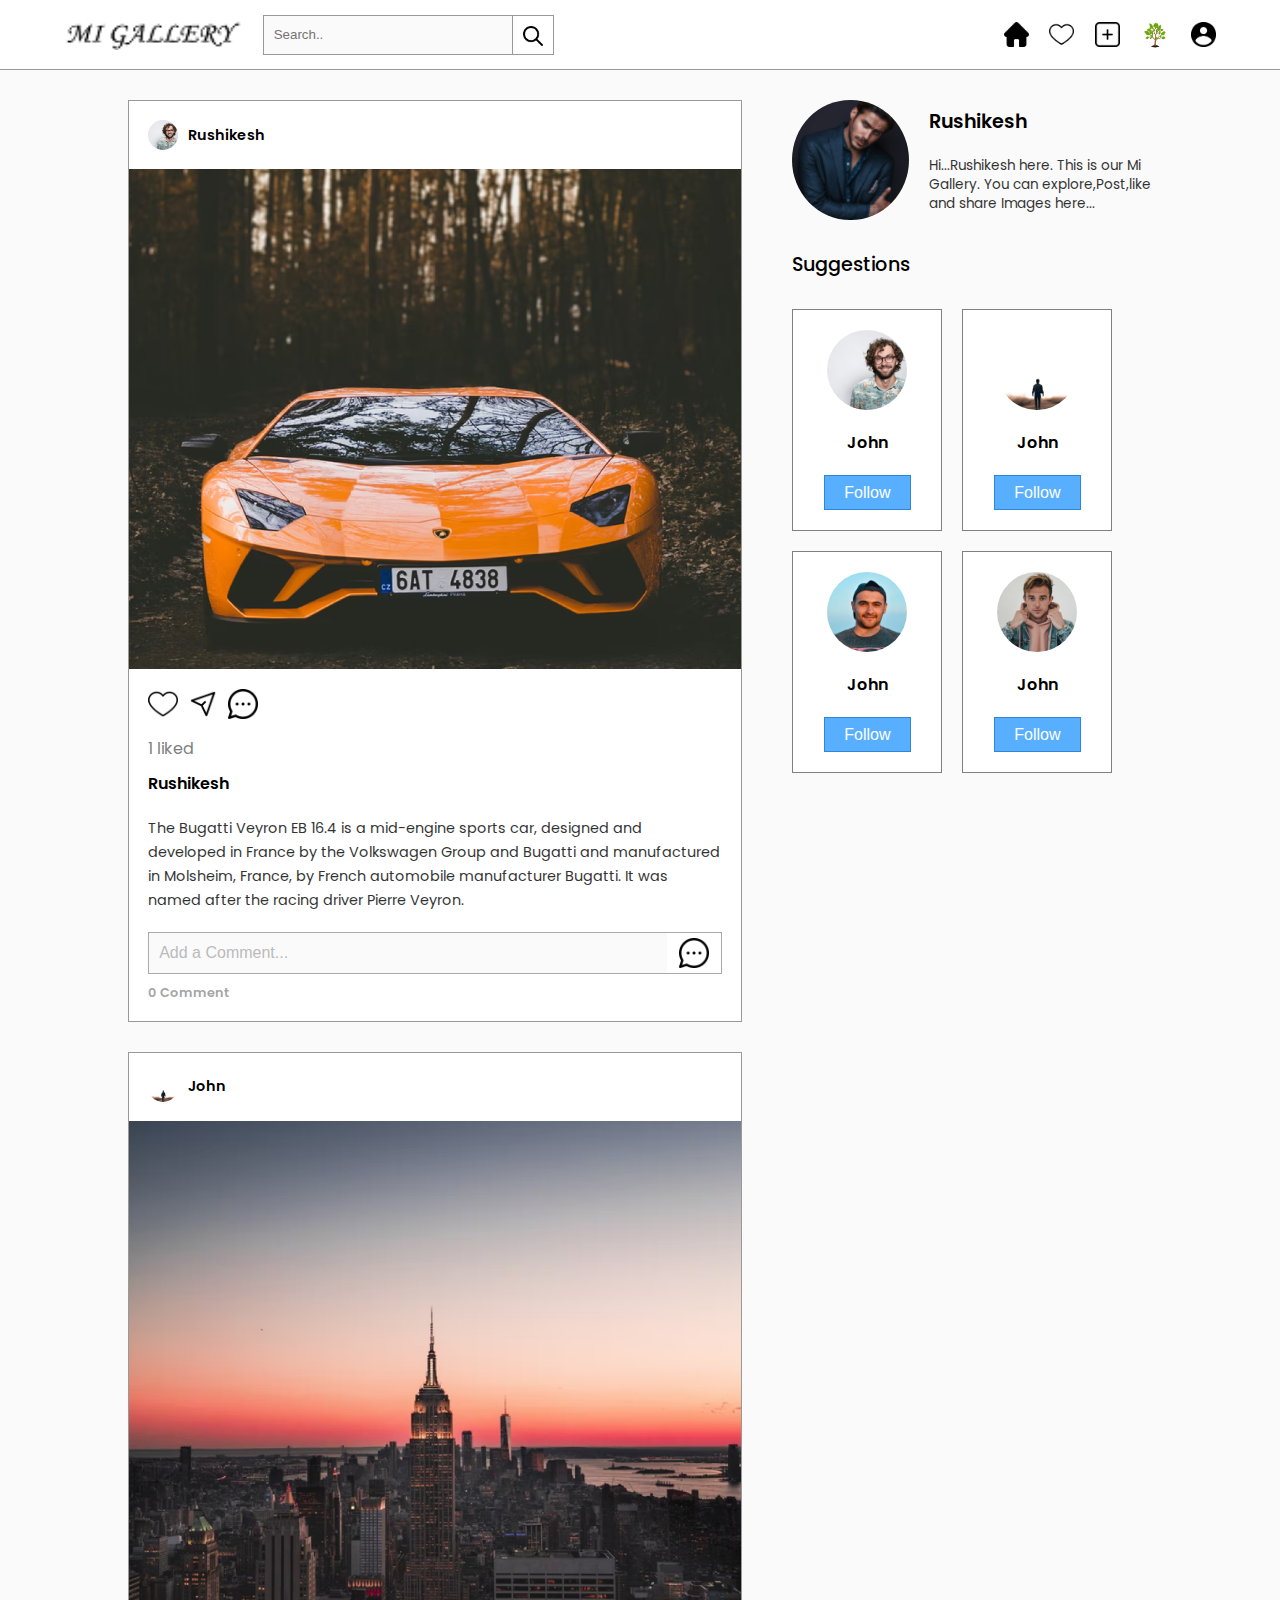
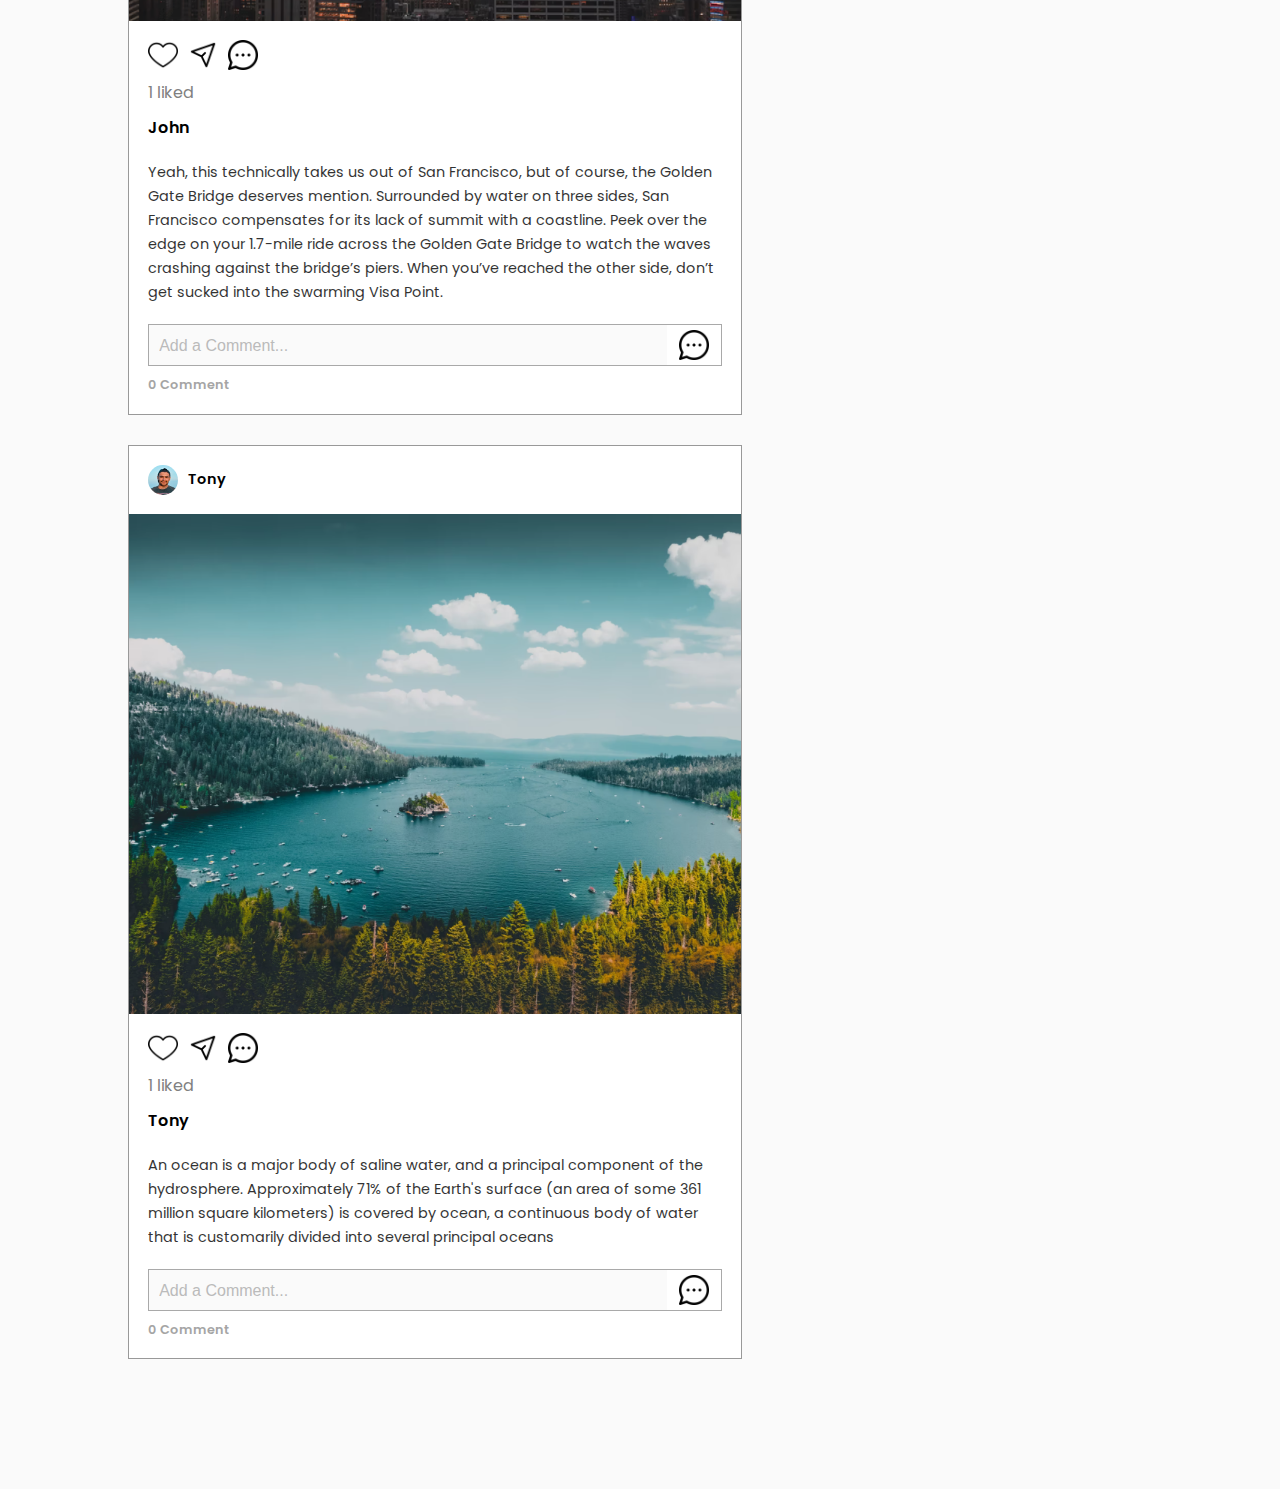
<file: index.html>
<!DOCTYPE html>
<html lang="en">
<head>
    <meta charset="UTF-8">
    <meta http-equiv="X-UA-Compatible" content="IE=edge">
    <meta name="viewport" content="width=device-width, initial-scale=1.0">
    <link href="https://cdn.jsdelivr.net/npm/bootstrap@5.0.2/dist/css/bootstrap.min.css" rel="stylesheet" integrity="sha384-EVSTQN3/azprG1Anm3QDgpJLIm9Nao0Yz1ztcQTwFspd3yD65VohhpuuCOmLASjC" crossorigin="anonymous">
    <script src="https://cdn.jsdelivr.net/npm/bootstrap@5.0.2/dist/js/bootstrap.bundle.min.js" integrity="sha384-MrcW6ZMFYlzcLA8Nl+NtUVF0sA7MsXsP1UyJoMp4YLEuNSfAP+JcXn/tWtIaxVXM" crossorigin="anonymous"></script>
    <link href="https://fonts.googleapis.com/css2?family=Poppins:ital,wght@0,100;0,200;0,300;0,400;0,500;0,600;0,700;0,800;0,900;1,100;1,200;1,300;1,400;1,500;1,600;1,700;1,800;1,900&display=swap" rel="stylesheet">
    <link rel="stylesheet" href="css/style.css">
    <title>Home</title>
    
</head>
<body>
    
    <!-- navbar -->
    <nav class="navbar">
        <img src="images/logo.png" class="logo" alt="">
        <form class="search-box">
            <input type="text" placeholder="search.." name="search-query" id="search-input">
            <button class="search-btn" type="submit"><img src="images/icon/search.png" class="search-icon" alt=""></button>
        </form>
        <!-- <div class="login">
            login
        </div> -->
        <a class="nav-links">
            <a href="index.html" class="nav-links"><img src="images/icon/home-fill.png" class="nav-icon" alt=""></a>
            <div class="activity-log">
                <img src="images/icon/heart-nofill.png" class="nav-icon" alt="">
                <div class="activity-container hide">
                    <div class="activity-card">
                        <img src="images/user1.png" class="user-img" alt="">
                        <p class="activity"><b>Sam</b> liked your post</p>
                        <img src="images/posts/post1.png" class="activity-post" alt="">
                    </div>
                    <div class="activity-card">
                        <img src="images/user2.png" class="user-img" alt="">
                        <p class="activity"><b>John</b> liked your post</p>
                        <img src="images/posts/post1.png" class="activity-post" alt="">
                    </div>
                    <div class="activity-card">
                        <img src="images/user3.png" class="user-img" alt="">
                        <p class="activity"><b>Tony</b> liked your post</p>
                        <img src="images/posts/post1.png" class="activity-post" alt="">
                    </div>
                    <div class="activity-card">
                        <img src="images/user4.png" class="user-img" alt="">
                        <p class="activity"><b>Hulk</b> liked your post</p>
                        <img src="images/posts/post1.png" class="activity-post" alt="">
                    </div>
                </div>
            </div>
            
            <a href="upload.html" class="nav-links"><img src="images/icon/add-nofill.png" class="nav-icon" alt=""></a>
            <a href="user.html" class="nav-links"><img src="images/img.jfif" class="nav-icon user-profile" alt=""></a>
            <a href="login.html" class="nav-links"><img src="images/icon/login.png" class="nav-icon" alt=""></a>
        </div>
    </nav>

    <!-- main section -->
    <section class="main"> 
        <!-- post section -->
        <div class="post-container">
            <div class="post">
                <div class="post-header">
                    <img src="images/user2.png" class="user-icon" alt="">
                    <p class="username">Rushikesh</p>
                </div>
                <div class="post-feed">
                    <div class="post-overlays">
                        <img src="images/icon/red-heart.png" class="like-icon" alt="">
                        <div class="share-window">
                            <h1 class="title"> share this post with others..</h1>
                            <div class="share-link-container">
                                <input type="text" id="share-link" value="https://www.migallery.com/post/236381838382" disabled>
                                <button class="copy-btn"> copy</button>
                            </div>
                        </div>
                    </div>
                    <div class="post-img-container">
                        <img src="images/posts/post1.png" alt="">
                        <img src="images/posts/post2.png" alt="">
                        <img src="images/posts/post3.png" alt="">
                        <img src="images/posts/post4.png" alt="">
                        <img src="images/posts/post5.png" alt="">
                    </div>
                </div>
                <div class="post-detail">
                    <div class="detail-info">
                        <img src="images/icon/heart-nofill.png" class="like-btn" alt="">
                        <img src="images/icon/send-nofill.png" class="send-btn" alt="">
                        <a href="post.html"><img src="images/icon/comment-nofill.png" class="comment-btn" alt=""></a>
                    </div>
                    <span class="likes">1 liked</span>
                    <p class="username">Rushikesh</p>
                    <p class="post-desc">The Bugatti Veyron EB 16.4 is a mid-engine sports car, designed and developed in France by the Volkswagen Group and Bugatti and manufactured in Molsheim, France, by French automobile manufacturer Bugatti. It was named after the racing driver Pierre Veyron.</p>

                    <div class="comment-box">
                        <input type="text" id="comment-input" placeholder="Add a Comment...">
                        <button class="add-comment-btn"><img src="images/icon/comment-nofill.png" alt=""></button>
                    </div>

                    <span class="comment-count">0 Comment</span>
                </div>
            </div>
            <div class="post">
                <div class="post-header">
                    <img src="images/user3.png" class="user-icon" alt="">
                    <p class="username">John</p>
                </div>
                <div class="post-feed">
                    <div class="post-overlays">
                        <img src="images/icon/red-heart.png" class="like-icon" alt="">
                        <div class="share-window">
                            <h1 class="title"> share this post with others..</h1>
                            <div class="share-link-container">
                                <input type="text" id="share-link" value="https://www.migallery.com/post/236381838382" disabled>
                                <button class="copy-btn"> copy</button>
                            </div>
                        </div>
                    </div>
                    <div class="post-img-container">
                        <img src="images/post2.png" alt="">
                    </div>
                </div>
                <div class="post-detail">
                    <div class="detail-info">
                        <img src="images/icon/heart-nofill.png" class="like-btn" alt="">
                        <img src="images/icon/send-nofill.png" class="send-btn" alt="">
                        <img src="images/icon/comment-nofill.png" class="comment-btn" alt="">
                    </div>
                    <span class="likes">1 liked</span>
                    <p class="username">John</p>
                    <p class="post-desc">Yeah, this technically takes us out of San Francisco, but of course, the Golden Gate Bridge deserves mention. Surrounded by water on three sides, San Francisco compensates for its lack of summit with a coastline. Peek over the edge on your 1.7-mile ride across the Golden Gate Bridge to watch the waves crashing against the bridge’s piers. When you’ve reached the other side, don’t get sucked into the swarming Visa Point.</p>

                    <div class="comment-box">
                        <input type="text" id="comment-input" placeholder="Add a Comment...">
                        <button class="add-comment-btn"><img src="images/icon/comment-nofill.png" alt=""></button>
                    </div>

                    <span class="comment-count">0 Comment</span>
                </div>
            </div>
            <div class="post">
                <div class="post-header">
                    <img src="images/user4.png" class="user-icon" alt="">
                    <p class="username">Tony</p>
                </div>
                <div class="post-feed">
                    <div class="post-overlays">
                        <img src="images/icon/red-heart.png" class="like-icon" alt="">
                        <div class="share-window">
                            <h1 class="title"> share this post with others..</h1>
                            <div class="share-link-container">
                                <input type="text" id="share-link" value="https://www.migallery.com/post/236381838382" disabled>
                                <button class="copy-btn"> copy</button>
                            </div>
                        </div>
                    </div>
                    <div class="post-img-container">
                        <img src="images/post3.png" alt="">
                    </div>
                </div>
                <div class="post-detail">
                    <div class="detail-info">
                        <img src="images/icon/heart-nofill.png" class="like-btn" alt="">
                        <img src="images/icon/send-nofill.png" class="send-btn" alt="">
                        <img src="images/icon/comment-nofill.png" class="comment-btn" alt="">
                    </div>
                    <span class="likes">1 liked</span>
                    <p class="username">Tony</p>
                    <p class="post-desc">An ocean is a major body of saline water, and a principal component of the hydrosphere. Approximately 71% of the Earth's surface (an area of some 361 million square kilometers) is covered by ocean, a continuous body of water that is customarily divided into several principal oceans</p>

                    <div class="comment-box">
                        <input type="text" id="comment-input" placeholder="Add a Comment...">
                        <button class="add-comment-btn"><img src="images/icon/comment-nofill.png" alt=""></button>
                    </div>

                    <span class="comment-count">0 Comment</span>
                </div>
            </div>
        </div>

        <!-- right section -->
        <div class="user-about-section">
            <div class="user-info">
                <img src="images/user1.png" class="user-dp" alt="">
                <div class="info-container">
                    <h1 class="name">Rushikesh</h1>
                    <p>Hi...Rushikesh here. This is our Mi Gallery. You can explore,Post,like and share Images here...</p>
                </div>
            </div>
            <h1 class="suggestion-heading">Suggestions</h1>
            <div class="suggestion-container">
                <div class="user-card">
                    <img src="images/user2.png" class="user-dp" alt="">
                    <p class="username">John</p>
                    <button class="follow-btn">follow</button>
                </div>
                <div class="user-card">
                    <img src="images/user3.png" class="user-dp" alt="">
                    <p class="username">John</p>
                    <button class="follow-btn">follow</button>
                </div>
                <div class="user-card">
                    <img src="images/user4.png" class="user-dp" alt="">
                    <p class="username">John</p>
                    <button class="follow-btn">follow</button>
                </div>
                <div class="user-card">
                    <img src="images/user5.png" class="user-dp" alt="">
                    <p class="username">John</p>
                    <button class="follow-btn">follow</button>
                </div>
            </div>
        </div>
    </section>
    <script src="js/post.js"></script>
</body>
</html>
</file>
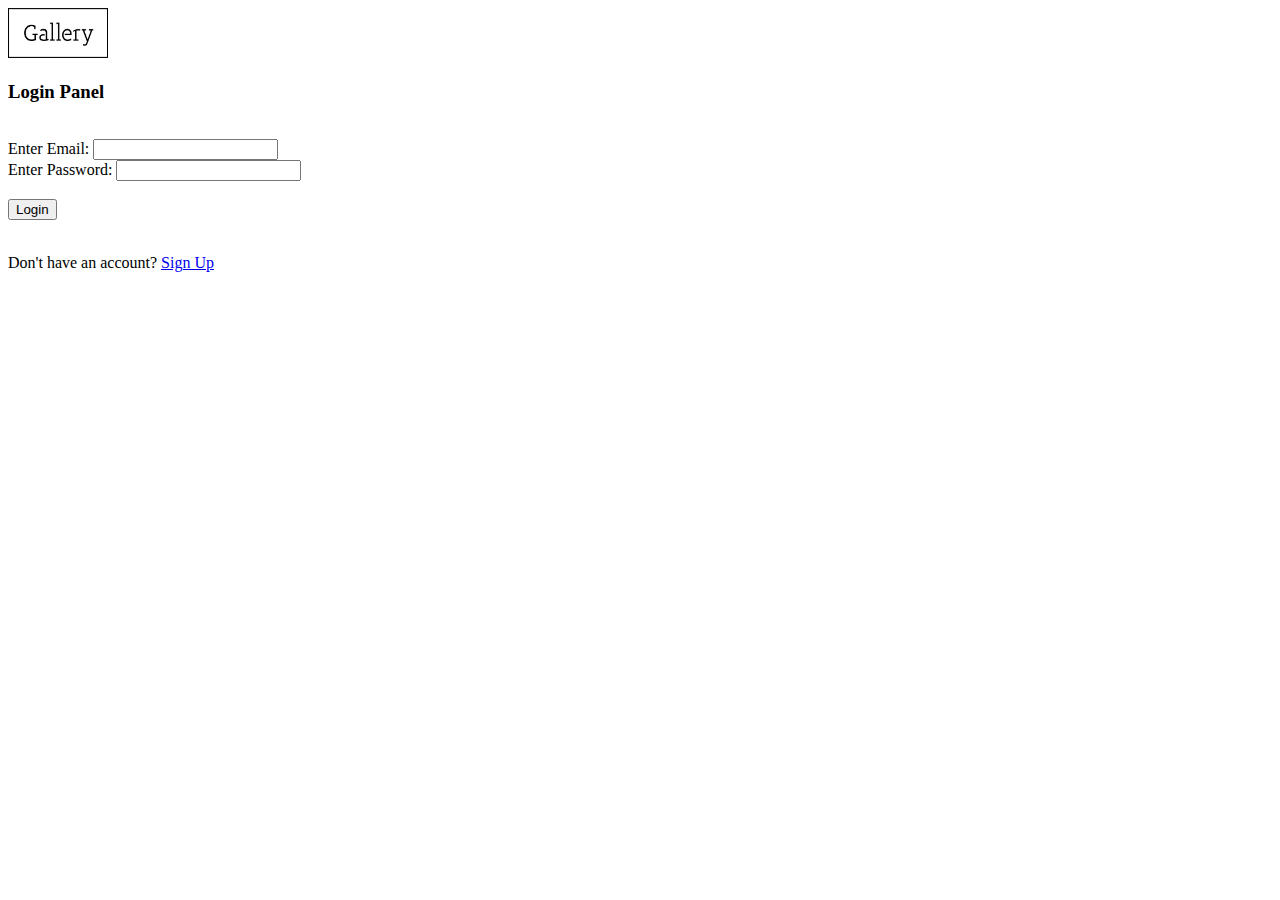
<file: login.html>
<!DOCTYPE html>
<html lang="en">
<head>
    <meta charset="UTF-8">
    <meta http-equiv="X-UA-Compatible" content="IE=edge">
    <meta name="viewport" content="width=device-width, initial-scale=1.0">
    <link href="https://cdn.jsdelivr.net/npm/bootstrap@5.0.2/dist/css/bootstrap.min.css" rel="stylesheet" integrity="sha384-EVSTQN3/azprG1Anm3QDgpJLIm9Nao0Yz1ztcQTwFspd3yD65VohhpuuCOmLASjC" crossorigin="anonymous">
    <script src="https://cdn.jsdelivr.net/npm/bootstrap@5.0.2/dist/js/bootstrap.bundle.min.js" integrity="sha384-MrcW6ZMFYlzcLA8Nl+NtUVF0sA7MsXsP1UyJoMp4YLEuNSfAP+JcXn/tWtIaxVXM" crossorigin="anonymous"></script>
    <title>Login Page</title>
    <style>
        .bg-success{
            background: white;
        }
        .container{
            background: white;
            width: 500px;
            height: 500px
        }
        .img{
            height: 50px;
            width: 100px;
            justify-content: center;
        }
    </style>
</head>
<body class="bg-success">
    <div class="container">
        <img src="images/logo_1.png" class="img" alt="">

        <h3 >Login Panel</h3>

        <div class="col-md-8 col-md-offset-2">
            <br/>
            Enter Email:
            <input type="text" class="form-control" name="" id="email"><br/>
            Enter Password:
            <input type="password" class="form-control" name="" id="pass"><br/>
            <br/>
            <button type="button" onclick="login()" class="form-control btn btn-primary">Login</button><br/>
            <br/>
            <div class="goto">
                <p>Don't have an account? <a href="./signup.html">Sign Up</a></p>
              </div>
        </div>
    </div>
    
    <script>
        function login(){
            var email = document.getElementById("email").value;
            var pass = document.getElementById("pass").value;

            var email1 = localStorage.getItem("email1");
            var pass1 = localStorage.getItem("pass1");

            if(email==email1 && pass==pass1){
                window.location.href="index.html";
            }else{
                alert("email or password is wrong");
            }
        }
    </script>
</body>
</html>
</file>
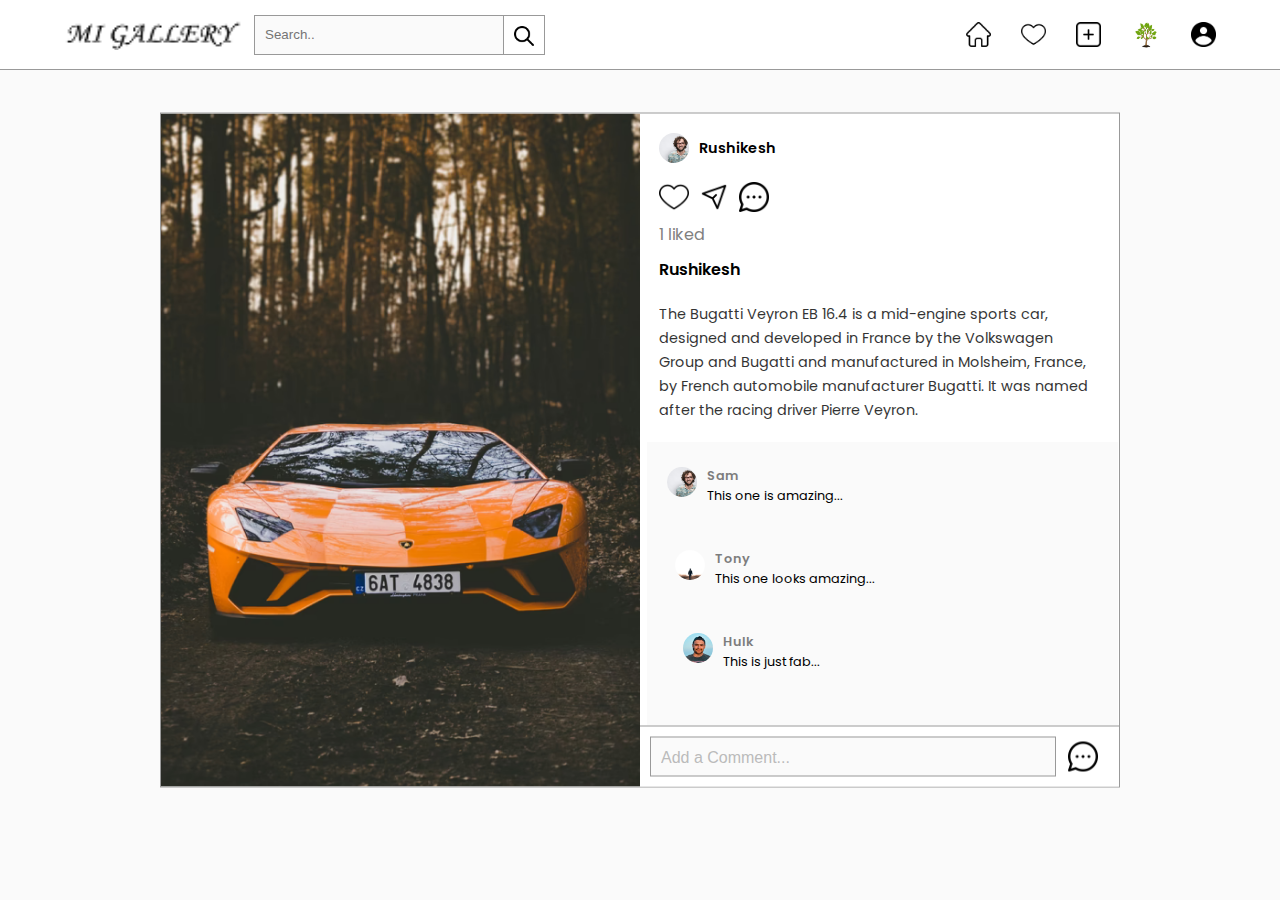
<file: post.html>
<!DOCTYPE html>
<html lang="en">
<head>
    <meta charset="UTF-8">
    <meta http-equiv="X-UA-Compatible" content="IE=edge">
    <meta name="viewport" content="width=device-width, initial-scale=1.0">
    <link href="https://cdn.jsdelivr.net/npm/bootstrap@5.0.2/dist/css/bootstrap.min.css" rel="stylesheet" integrity="sha384-EVSTQN3/azprG1Anm3QDgpJLIm9Nao0Yz1ztcQTwFspd3yD65VohhpuuCOmLASjC" crossorigin="anonymous">
    <script src="https://cdn.jsdelivr.net/npm/bootstrap@5.0.2/dist/js/bootstrap.bundle.min.js" integrity="sha384-MrcW6ZMFYlzcLA8Nl+NtUVF0sA7MsXsP1UyJoMp4YLEuNSfAP+JcXn/tWtIaxVXM" crossorigin="anonymous"></script>
    <link href="https://fonts.googleapis.com/css2?family=Poppins:ital,wght@0,100;0,200;0,300;0,400;0,500;0,600;0,700;0,800;0,900;1,100;1,200;1,300;1,400;1,500;1,600;1,700;1,800;1,900&display=swap" rel="stylesheet">
    <link rel="stylesheet" href="../css/style.css">
    <link rel="stylesheet" href="../css/post.css">

    <title>Posts</title>
</head>
<body>
    
    <!-- navbar -->
    <nav class="navbar">
        <img src="../images/logo.png" class="logo" alt="">
        <form class="search-box">
            <input type="text" placeholder="search.." name="search-query" id="search-input">
            <button class="search-btn" type="submit"><img src="../images/icon/search.png" class="search-icon" alt=""></button>
        </form>
        
        <div class="nav-links">
            <a href="index.html" class="nav-links"><img src="../images/icon/home-nofill.png" class="nav-icon" alt=""></a>
            <div class="activity-log">
                <img src="../images/icon/heart-nofill.png" class="nav-icon" alt="">
                <div class="activity-container hide">
                    <div class="activity-card">
                        <img src="../images/user1.png" class="user-img" alt="">
                        <p class="activity"><b>Sam</b>liked your post</p>
                        <img src="../images/posts/post1.png" class="activity-post" alt="">
                    </div>
                    <div class="activity-card">
                        <img src="../images/user2.png" class="user-img" alt="">
                        <p class="activity"><b>John</b> liked your post</p>
                        <img src="../images/posts/post1.png" class="activity-post" alt="">
                    </div>
                    <div class="activity-card">
                        <img src="../images/user3.png" class="user-img" alt="">
                        <p class="activity"><b>Tony</b> liked your post</p>
                        <img src="../images/posts/post1.png" class="activity-post" alt="">
                    </div>
                    <div class="activity-card">
                        <img src="../images/user4.png" class="user-img" alt="">
                        <p class="activity"><b>Hulk</b> liked your post</p>
                        <img src="../images/posts/post1.png" class="activity-post" alt="">
                    </div>
                </div>
            </div>
            
            <a href="upload.html" class="nav-links"><img src="../images/icon/add-nofill.png" class="nav-icon" alt=""></a>
            <a href="user.html" class="nav-links"><img src="../images/img.jfif" class="nav-icon user-profile" alt=""></a>
            <a href="login.html" class="nav-links"><img src="images/icon/login.png" class="nav-icon" alt=""></a>
        </div>
    </nav>

    <div class="post">
       
        <div class="post-feed">
            <div class="post-overlays">
                <img src="../images/icon/red-heart.png" class="like-icon" alt="">
                <div class="share-window">
                    <h1 class="title"> share this post with others..</h1>
                    <div class="share-link-container">
                        <input type="text" id="share-link" value="https://www.migallery.com/post/236381838382" disabled>
                        <button class="copy-btn"> copy</button>
                    </div>
                </div>
            </div>
            <div class="post-img-container">
                <img src="../images/posts/post1.png" alt="">
                <img src="../images/posts/post2.png" alt="">
                <img src="../images/posts/post3.png" alt="">
                <img src="../images/posts/post4.png" alt="">
                <img src="../images/posts/post5.png" alt="">
            </div>
        </div>
        
        <div class="feed">
            <div class="post-header">
                <img src="../images/user2.png" class="user-icon" alt="">
                <p class="username">Rushikesh</p>
            </div>
            <div class="post-detail">
                <div class="detail-info">
                    <img src="../images/icon/heart-nofill.png" class="like-btn" alt="">
                    <img src="../images/icon/send-nofill.png" class="send-btn" alt="">
                    <img src="../images/icon/comment-nofill.png" class="comment-btn" alt="">
                </div>
                <span class="likes">1 liked</span>
                <p class="username">Rushikesh</p>
                <p class="post-desc">The Bugatti Veyron EB 16.4 is a mid-engine sports car, designed and developed in France by the Volkswagen Group and Bugatti and manufactured in Molsheim, France, by French automobile manufacturer Bugatti. It was named after the racing driver Pierre Veyron.</p>
    
                <div class="comments-container">
                    <div class="comment-card">
                        <img src="../images/user2.png" class="user-dp" alt="">
                        <div class="comment-body">
                            <span class="username">Sam</span>
                            <p class="comment">This one is amazing...</p>
                        </div>
                    </div>
                    <div class="comments-container">
                        <div class="comment-card">
                            <img src="../images/user3.png" class="user-dp" alt="">
                            <div class="comment-body">
                                <span class="username">Tony</span>
                                <p class="comment">This one looks amazing...</p>
                            </div>
                        </div>
                    <div class="comments-container">
                        <div class="comment-card">
                            <img src="../images/user4.png" class="user-dp" alt="">
                            <div class="comment-body">
                                <span class="username">Hulk</span>
                                <p class="comment">This is just fab...</p>
                            </div>
                        </div>
                </div>

                <div class="comment-box">
                    <input type="text" id="comment-input" placeholder="Add a Comment...">
                    <button class="add-comment-btn"><img src="../images/icon/comment-nofill.png" alt=""></button>
                </div>
    
        </div>
    </div>

    <script src="../js/post.js"></script>
</body>
</html>
</file>
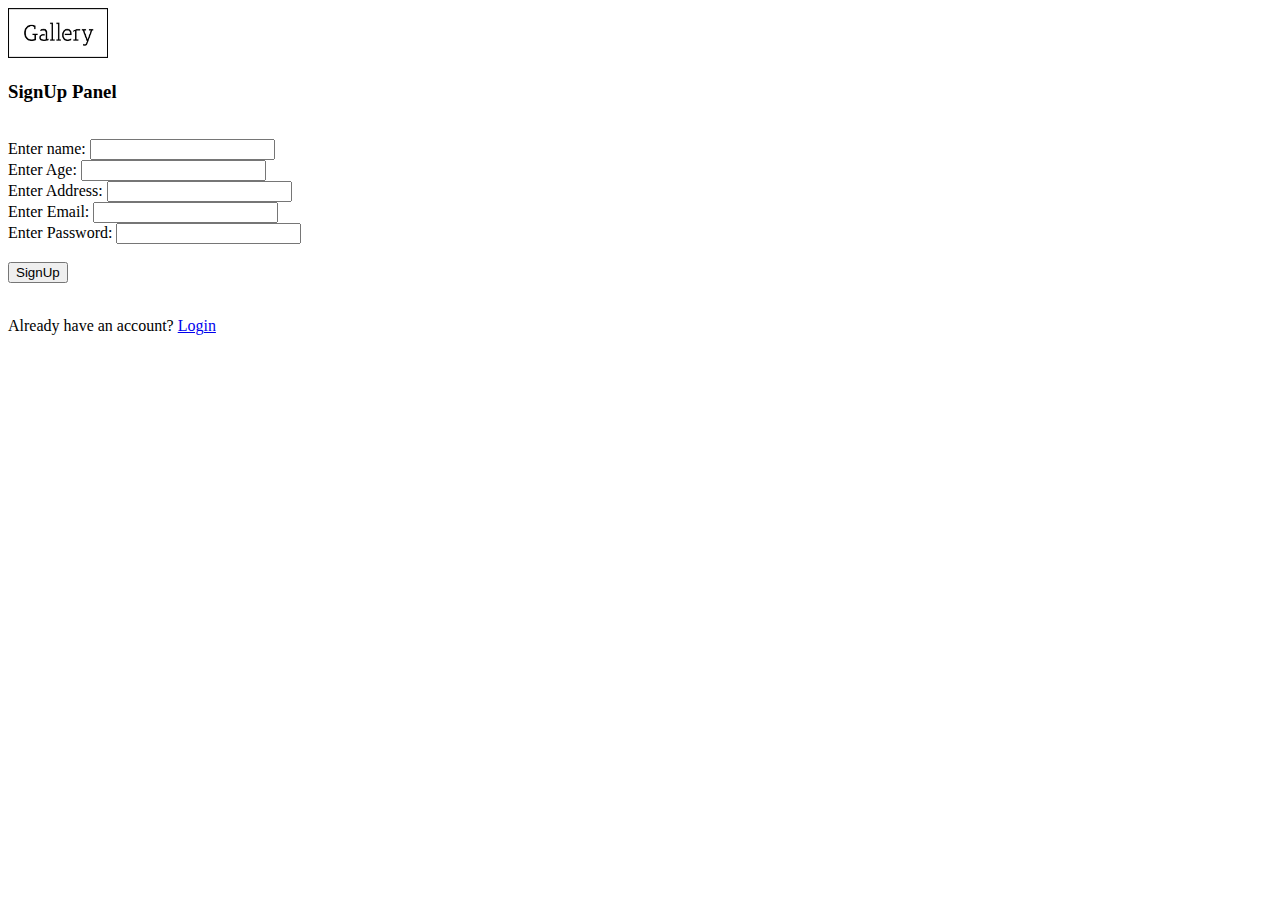
<file: signup.html>
<!DOCTYPE html>
<html lang="en">
<head>
    <meta charset="UTF-8">
    <meta http-equiv="X-UA-Compatible" content="IE=edge">
    <meta name="viewport" content="width=device-width, initial-scale=1.0">
    <link href="https://cdn.jsdelivr.net/npm/bootstrap@5.0.2/dist/css/bootstrap.min.css" rel="stylesheet" integrity="sha384-EVSTQN3/azprG1Anm3QDgpJLIm9Nao0Yz1ztcQTwFspd3yD65VohhpuuCOmLASjC" crossorigin="anonymous">
    <script src="https://cdn.jsdelivr.net/npm/bootstrap@5.0.2/dist/js/bootstrap.bundle.min.js" integrity="sha384-MrcW6ZMFYlzcLA8Nl+NtUVF0sA7MsXsP1UyJoMp4YLEuNSfAP+JcXn/tWtIaxVXM" crossorigin="anonymous"></script>
    <title>Signup</title>
    <style>
        .container{
            background: white;
            height: 700px;
            width: 500px;
        }
        .img{
            height: 50px;
            width: 100px;
        }
    </style>
</head>
<body class="bg-success">
    <div class="container">
        <img src="images/logo_1.png" class="img" alt="">
        <h3 class="text-centre">SignUp Panel</h3>

        <div class="col-md-8 col-md-offset-2">
            <br />
            Enter name:
            <input type="text" class="form-control" name="" id="name"><br/>
            
            Enter Age:
            <input type="text" class="form-control" name="" id="age"><br/>
            
            Enter Address:
            <input type="text" class="form-control" name="" id="address"><br/>
           
            Enter Email:
            <input type="text" class="form-control" name="" id="email"><br/>
           
            Enter Password:
            <input type="password" class="form-control" name="" id="pass"><br/>
            <br/>
            <button type="button" onclick="signup()" class="form-control btn btn-primary">SignUp</button>
        </div>
        <br />
        <div class="goto">
            <p>Already have an account? <a href="./login.html">Login</a></p>
          </div>
    </div>

    <script>
        function signup(){
            var name = document.getElementById("name").value;
            var age = document.getElementById("age").value;
            var address = document.getElementById("address").value;
            var email = document.getElementById("email").value;
            var pass = document.getElementById("pass").value;

            localStorage.setItem("name1",name);
            localStorage.setItem("age1",age);
            localStorage.setItem("address1",address);
            localStorage.setItem("email1",email);
            localStorage.setItem("pass1",pass);


        }
    </script>
</body>
</html>
</file>
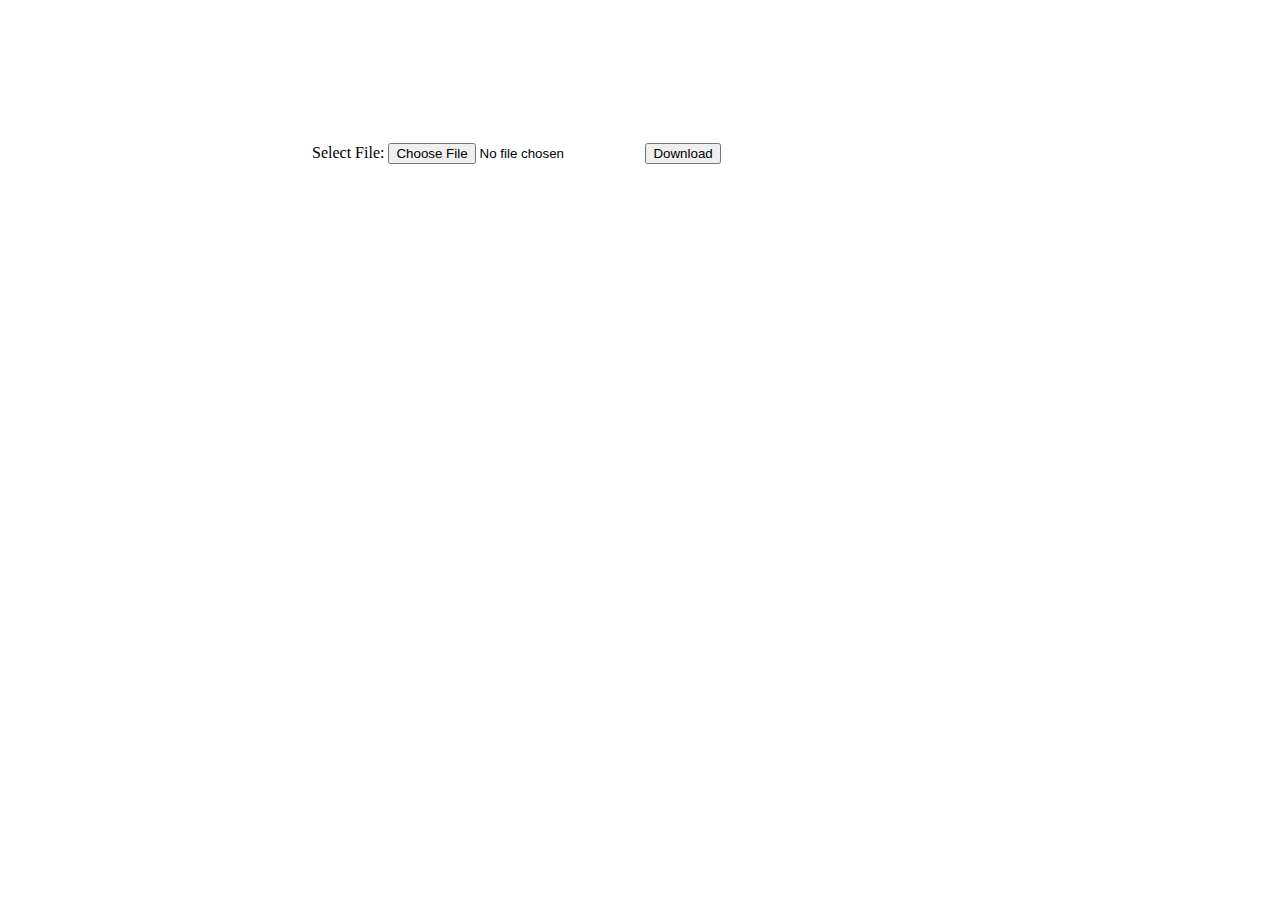
<file: upload.html>
<!DOCTYPE html>
<html lang="en">
<head>
    <meta charset="UTF-8">
    <meta http-equiv="X-UA-Compatible" content="IE=edge">
    <meta name="viewport" content="width=device-width, initial-scale=1.0">
    <link href="https://cdn.jsdelivr.net/npm/bootstrap@5.0.2/dist/css/bootstrap.min.css" rel="stylesheet" integrity="sha384-EVSTQN3/azprG1Anm3QDgpJLIm9Nao0Yz1ztcQTwFspd3yD65VohhpuuCOmLASjC" crossorigin="anonymous">
    <script src="https://cdn.jsdelivr.net/npm/bootstrap@5.0.2/dist/js/bootstrap.bundle.min.js" integrity="sha384-MrcW6ZMFYlzcLA8Nl+NtUVF0sA7MsXsP1UyJoMp4YLEuNSfAP+JcXn/tWtIaxVXM" crossorigin="anonymous"></script>
    <title>Image Download</title>
</head>
<body>
    <canvas id="canvas"></canvas>
    <label for="uploader">Select File:</label>
    <input type="file" id="uploader" />
    <button>Download</button>

    <script>
        const canvas = document.getElementById('canvas');
        const ctx = canvas.getContext('2d');

        const reader = new FileReader();
        const img = new Image();

        const uploadImage = (e) =>{
            reader.onload = () => {
                img.onload = () => {
                    canvas.width = img.width;
                    canvas.height = img.height;
                    ctx.drawImage(img, 50 ,50);
                };
                img.src = reader.result;
            };
            reader.readAsDataURL(e.target.files[0]);
        };
        const imageLoader = document.getElementById("uploader");
        imageLoader.addEventListener("change", uploadImage);

        function download(){
            const image = canvas.toDataURL();
            const link = document.createElement('a');
            link.href = image;
            link.download = 'image.png';
            link.click();
        }

        document.querySelector('button').addEventListener('click', download);

    </script>
</body>
</html>
</file>
<file: css/style.css>
*{
    margin: 0;
    padding: 0;
    box-sizing: border-box;
}

body{
    width: 100%;
    position: relative;
    font-family: 'poppins', sans-serif;
    background: #fafafa;
}

.navbar{
    width: 100%;
    height: 70px;
    position: fixed;
    top: 0;
    left: 0;
    z-index: 9;
    background: #fff;
    border-bottom: 1px solid #999;
    padding: 10px 5vw;
    display: flex;
    align-items: center;
    justify-content: space-between;
}

.logo{
    height: 30px;
}

.login{
    gap: 20px;
} 

.search-box{
    width: 700px;
    height: 40px;
    display: flex;
}

#search-input{
    width: 250px;
    height: 100%;
    background-color: #fafafa;
    border: 1px solid #999;
    padding: 10px;
    text-transform: capitalize;
}

.search-btn{
    background: #fff;
    cursor: pointer;
    border: 1px solid #999;
    padding: 10px;
    border-left: none;
}

.search-icon{
    width: 20px;
    height: 20px;
}

.nav-links{
    display: flex;
    align-items: center;
    gap: 30px;
}

.nav-icon{
    width: 25px;
    height: 25px;
}

.user-profile{
    width: 30px;
    height: 30px;
    border-radius: 50%;
}

.activity-log{
    position: relative;
    height: 25px;

}

.activity-container{
    width: 350px;
    height: auto;
    max-height: 300px;
    position: absolute;
    top: 200%;
    right: 0;
    background: #fff;
    border: 1px solid #999;
}

.activity-card{
    width: 100%;
    display: flex;
    justify-content: space-between;
    align-items: center;
    padding: 10px;
    padding-bottom: 0;
    margin-bottom: 10px;
    cursor: pointer;
}

.activity-card:hover{
    background: #fafafa;
}

/* it will hide the activity container */
.activity-container.hide{
    pointer-events: none;
    opacity: 0;
}

.user-img{
    width: 50px;
    height: 50px;
    border-radius: 50%;
}

.activity{
    width: 200px;
    font-size: 1rem;
}

.activity-post{
    width: 50px;
    height: 50px;
    object-fit: cover;
}

/* main section */

.main{
    width: 100%;
    position: relative;
    margin-top: 100px;
    display: flex;
    padding: 0 10vw 100px;
    gap: 50px;
}

/* post section */

.post-container{
    width: 60%;
}

.post{
    width: 100%;
    border: 1px solid #999;
    background: #fff;
    margin-bottom: 30px;
}

.post-header{
    display: flex;
    align-items: center;
    padding: 1.2rem;
    gap: 10px;
}

.post-header .user-icon{
    width: 30px;
    height: 30px;
    border-radius: 50%;
}

.post-header .username{
    font-size: 0.9rem;
    font-weight: 600;
}

.post-feed{
    width: 100%;
    height: 500px;
    position: relative;
}

.post-img-container{
    width: 100%;
    height: 100%;
    display: flex;
    overflow: hidden;
}

.post-img-container img{
    min-width: 100%;
    height: 100%;
    object-fit: cover;
    transition: 0.5s;
}

.post-detail{
    padding: 1.2rem;
}

.detail-info{
    display: flex;
    gap: 10px;
}

.detail-info img{
    width: 30px;
    height: 30px;
    cursor: pointer;
}

.likes{
    color: grey;
    display: flex;
    margin: 10px 0;
}

.post .username{
    font-weight: 600;
}

.post-desc{
    margin: 20px 0;
    font-size: 0.9rem;
    line-height: 1.5rem;
    opacity: 0.8;
}

.comment-box{
    width: 100%;
    height: 42px;
    display: flex;
    border: 1px solid darkgray;
}

#comment-input{
    width: 100%;
    height: 40px;
    background: #fafafa;
    border: none;
    padding: 10px;
    line-height: 45px;
    z-index: 2;
    font-size: 1rem;
}

#comment-input::placeholder{
    color: #bbb;
}

#comment-input:focus{
    outline: 1px solid yellowgreen;
}

.add-comment-btn{
    display: flex;
    justify-content: center;
    align-items: center;
    width: 60px;
    height: 40px;
    cursor: pointer;
    border: none;
    outline: none;
    background: #fff;
}

.add-comment-btn img{
    width: 30px;
    height: 30px;
}

.comment-count{
    font-weight: 600;
    color: gray;
    font-size: 0.8rem;
    display: flex;
    margin-top: 10px;
    opacity: 0.7;
}

.post-overlays{
    position: absolute;
    width: 100%;
    height: 100%;
    display: flex;
    align-items: center;
    justify-content: center;
    pointer-events: none;
}

.like-icon{
    width: 200px;
    opacity: 0;
    transition: 0.5s;
}

.like-icon.show{
    opacity: 1;
    animation: popup 2s forwards 1;
}

@keyframes popup{
    0%{
        transform: scale(0);
    }
    20%{
        transform: scale(1.1);
    }
    60%{
        transform: scale(0.9);
    }
    80%{
        transform: scale(0.95);
    }
    100%{
        transform: scale(1);
    }
}

.share-window{
    position: absolute;
    top: 50%;
    left: 50%;
    transform: translate(-50%, -50%);
    background: #fff;
    padding: 20px;
    width: 70%;
    transition: 0.5s;
    opacity: 0;
}

.share-window.active{
    opacity: 1;
    pointer-events: all;
}

.share-window .title{
    font-size: 1rem;
    font-weight: 500;
    text-transform: capitalize;
    margin-bottom: 20px;
}

.share-link-container{
    width: 100%;
    display: flex;
    border: 1px solid #999;
}

#share-link{
    height: 40px;
    padding: 10px;
    background: #fafafa;
    border: none;
    color: #999;
    width: 100%;
}

.copy-btn{
    background: burlywood;
    border: none;
    outline: none;
    cursor: pointer;
    color: burlywood;
    text-transform: capitalize;
    width: 100px;
}

/* right section */

.user-about-section{
    width: 40%;
    height: 100%;
    position: relative;
}

.user-info{
    width: 100%;
    display: flex;
    align-items: center;
    gap: 20px;
}

.user-dp{
    width: 120px;
    height: 120px;
    border-radius: 50%;
}

.name{
    font-size: 1.2rem;
    font-weight: 600;
    margin-bottom: 20px;
}

.info-container p{
    font-size: 0.85rem;
    line-height: 1.2rem;
    opacity: 0.8;
}

.suggestion-heading{
    font-weight: 500;
    font-size: 1.2rem;
    margin: 30px 0;
    text-transform: capitalize;
}

.suggestion-container{
    width: 100%;
    display: flex;
    flex-wrap: wrap;
    gap: 20px;
}

.user-card{
    min-width: 150px;
    background: #fff;
    padding: 20px;
    border: 1px solid grey;
}

.user-card .user-dp{
    width: 80px;
    height: 80px;
    display: block;
    margin: auto;
}

.user-card .username{
    text-align: center;
    font-size: 1rem;
    font-weight: 600;
    margin: 20px 0;
    text-transform: capitalize;
}

.follow-btn{
    display: block;
    margin: auto;
    width: 80%;
    height: 35px;
    background: #59afff;
    color: #fff;
    font-size: 1rem;
    text-transform: capitalize;
    border: 1px solid #3086d6;
    cursor: pointer;
}
</file>
<file: css/post.css>
.post{
    position: fixed;
    top: 50%;
    left: 50%;
    transform: translate(-50%, -50%);
    width: 75%;
    height: 75vh;
    display: flex;
}

.post-feed{
    width: 50%;
    height: 100%;
}

.post-detail{
    padding-top: 0;
}

.login{
    gap: 20px;
} 

.feed{
    position: relative;
    padding-bottom: 40px;
    overflow-y: scroll;
}

.comment-box{
    position: fixed;
    bottom: 0;
    right: 0;
    width: 50%;
    padding: 10px;
    height: auto;
    border: none;
    border-top: 1px solid #999;
    background: #fff;
    z-index: 2;
}

#comment-input{
    border: 1px solid #999;
}

.comments-container{
    width: calc(100% + 30px);
    background: #fafafa;
    margin-left: -12px;
    padding: 20px;
}

.comment-card{
    width: 100%;
    display: flex;
    gap: 10px;
    margin-bottom: 20px;
}

.comment-card .user-dp{
    margin-top: 5px;
    height: 30px;
    width: 30px;
}

.comment-card .username{
    font-size: 0.8rem;
    opacity: 0.5;
}

.comment{
    font-size: 0.8rem;
}
</file>
